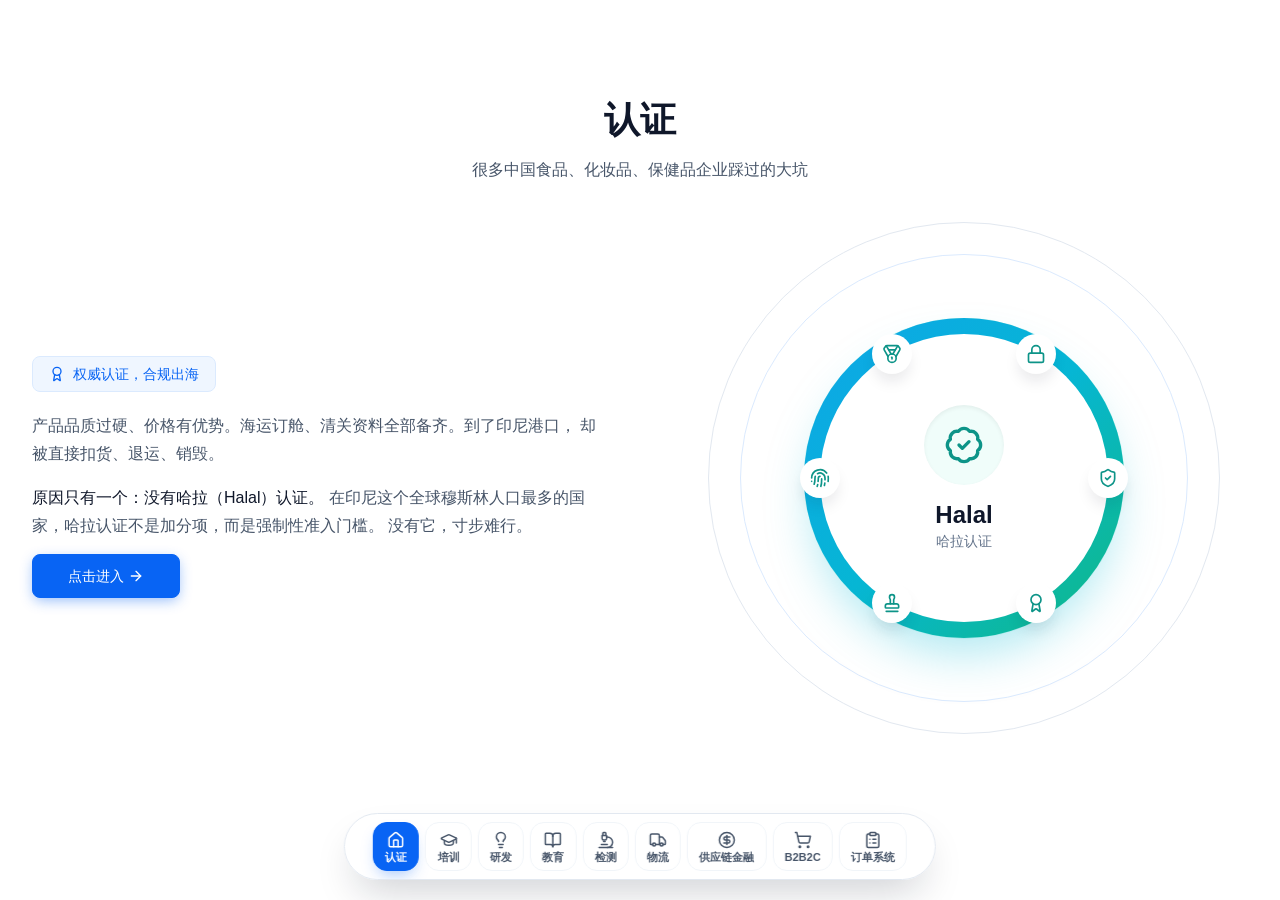
<file: index.html>
<!DOCTYPE html>
<html lang="zh-CN">
<head>
  <meta charset="UTF-8" />
  <meta name="viewport" content="width=device-width, initial-scale=1.0" />
  <title>EDI 供应链协同平台</title>
  <meta name="description" content="哈拉（Halal）认证：印尼强制准入门槛，权威认证，合规出海" />
  <link rel="stylesheet" href="css/style.css?v=20260827c" />
</head>
<body>

  <!-- ============================================================
       认证（独立模块页）
  ============================================================ -->
    <section class="section section-hero bg-white">
    <div class="container">
      <header class="section-header reveal">
        <h2 class="section-title">认证</h2>
        <p class="section-subtitle">很多中国食品、化妆品、保健品企业踩过的大坑</p>
      </header>

      <div class="hero-grid">
        <!-- 左侧文案 -->
        <div class="hero-text reveal reveal-left">
          <div class="badge-pill">
            <svg class="icon" viewBox="0 0 24 24" fill="none" stroke="currentColor" stroke-width="2" stroke-linecap="round" stroke-linejoin="round" aria-hidden="true">
              <path d="m15.477 12.89 1.515 8.526a.5.5 0 0 1-.81.47l-3.58-2.687a1 1 0 0 0-1.197 0l-3.586 2.686a.5.5 0 0 1-.81-.469l1.514-8.526" />
              <circle cx="12" cy="8" r="6" />
            </svg>
            权威认证，合规出海
          </div>
          <p class="hero-desc">
            产品品质过硬、价格有优势。海运订舱、清关资料全部备齐。到了印尼港口，
            却被直接扣货、退运、销毁。
          </p>
          <p class="hero-desc">
            <strong>原因只有一个：没有哈拉（Halal）认证。</strong>
            在印尼这个全球穆斯林人口最多的国家，哈拉认证不是加分项，而是强制性准入门槛。
            没有它，寸步难行。
          </p>
          <a href="#" class="btn-outline">
            点击进入
            <svg class="icon arrow" viewBox="0 0 24 24" fill="none" stroke="currentColor" stroke-width="2" stroke-linecap="round" stroke-linejoin="round" aria-hidden="true">
              <path d="M5 12h14" />
              <path d="m12 5 7 7-7 7" />
            </svg>
          </a>
        </div>

        <!-- 右侧认证视觉 -->
        <div class="hero-visual">
          <div class="cert-visual">
            <!-- 外圈：顺时针慢速旋转 -->
            <div class="ring ring-outer"></div>
            <!-- 内圈：反向慢速旋转 -->
            <div class="ring ring-inner"></div>

            <div class="cert-core">
              <div class="cert-inner-wrap">
              <!-- 扩散光环（2 环慢速扩散） -->
              <div class="ripple-ring"></div>
              <div class="ripple-ring" style="animation-delay: 1.6s"></div>

              <!-- 绿色渐变主圆：极轻微呼吸 -->
              <div class="cert-circle"></div>

              <!-- 中心内容 -->
              <div class="cert-inner">
                <div class="cert-logo">
                  <svg class="icon" viewBox="0 0 24 24" fill="none" stroke="currentColor" stroke-width="2" stroke-linecap="round" stroke-linejoin="round" aria-hidden="true">
                    <path d="M3.85 8.62a4 4 0 0 1 4.78-4.77 4 4 0 0 1 6.74 0 4 4 0 0 1 4.78 4.78 4 4 0 0 1 0 6.74 4 4 0 0 1-4.77 4.78 4 4 0 0 1-6.75 0 4 4 0 0 1-4.78-4.77 4 4 0 0 1 0-6.76Z" />
                    <path d="m9 12 2 2 4-4" />
                  </svg>
                </div>
                <div class="cert-name">Halal</div>
                <div class="cert-sub">哈拉认证</div>
              </div>

              <!-- 6 个卫星圆点：认证图标组合（静止衬托主体） -->
              <div class="satellite" style="left: 95%; top: 50%;">
                <svg class="icon" viewBox="0 0 24 24" fill="none" stroke="currentColor" stroke-width="2" stroke-linecap="round" stroke-linejoin="round" aria-hidden="true">
                  <path d="M20 13c0 5-3.5 7.5-7.66 8.95a1 1 0 0 1-.67-.01C7.5 20.5 4 18 4 13V6a1 1 0 0 1 1-1c2 0 4.5-1.2 6.24-2.72a1.17 1.17 0 0 1 1.52 0C14.51 3.81 17 5 19 5a1 1 0 0 1 1 1z" />
                  <path d="m9 12 2 2 4-4" />
                </svg>
              </div>
              <div class="satellite" style="left: 72.5%; top: 88.97%;">
                <svg class="icon" viewBox="0 0 24 24" fill="none" stroke="currentColor" stroke-width="2" stroke-linecap="round" stroke-linejoin="round" aria-hidden="true">
                  <path d="m15.477 12.89 1.515 8.526a.5.5 0 0 1-.81.47l-3.58-2.687a1 1 0 0 0-1.197 0l-3.586 2.686a.5.5 0 0 1-.81-.469l1.514-8.526" />
                  <circle cx="12" cy="8" r="6" />
                </svg>
              </div>
              <div class="satellite" style="left: 27.5%; top: 88.97%;">
                <svg class="icon" viewBox="0 0 24 24" fill="none" stroke="currentColor" stroke-width="2" stroke-linecap="round" stroke-linejoin="round" aria-hidden="true">
                  <path d="M5 22h14" />
                  <path d="M19.27 13.73A2.5 2.5 0 0 0 17.5 13h-11A2.5 2.5 0 0 0 4 15.5V17a1 1 0 0 0 1 1h14a1 1 0 0 0 1-1v-1.5c0-.66-.26-1.3-.73-1.77Z" />
                  <path d="M14 13V8.5C14 7 15 7 15 5a3 3 0 0 0-3-3c-1.66 0-3 1-3 3s1 2 1 3.5V13" />
                </svg>
              </div>
              <div class="satellite" style="left: 5%; top: 50%;">
                <svg class="icon" viewBox="0 0 24 24" fill="none" stroke="currentColor" stroke-width="2" stroke-linecap="round" stroke-linejoin="round" aria-hidden="true">
                  <path d="M12 10a2 2 0 0 0-2 2c0 1.02-.1 2.51-.26 4" />
                  <path d="M14 13.12c0 2.38 0 6.38-1 8.88" />
                  <path d="M17.29 21.02c.12-.6.43-2.3.5-3.02" />
                  <path d="M2 12a10 10 0 0 1 18-6" />
                  <path d="M2 16h.01" />
                  <path d="M21.8 16c.2-2 .131-5.354 0-6" />
                  <path d="M5 19.5C5.5 18 6 15 6 12a6 6 0 0 1 .34-2" />
                  <path d="M8.65 22c.21-.66.45-1.32.57-2" />
                  <path d="M9 6.8a6 6 0 0 1 9 5.2v2" />
                </svg>
              </div>
              <div class="satellite" style="left: 27.5%; top: 11.03%;">
                <svg class="icon" viewBox="0 0 24 24" fill="none" stroke="currentColor" stroke-width="2" stroke-linecap="round" stroke-linejoin="round" aria-hidden="true">
                  <path d="M7.21 15 2.66 7.14a2 2 0 0 1 .13-2.2L4.4 2.8A2 2 0 0 1 6 2h12a2 2 0 0 1 1.6.8l1.6 2.14a2 2 0 0 1 .14 2.2L16.79 15" />
                  <path d="M11 12 5.12 2.2" />
                  <path d="m13 12 5.88-9.8" />
                  <path d="M8 7h8" />
                  <circle cx="12" cy="17" r="5" />
                  <path d="M12 18v-2h-.5" />
                </svg>
              </div>
              <div class="satellite" style="left: 72.5%; top: 11.03%;">
                <svg class="icon" viewBox="0 0 24 24" fill="none" stroke="currentColor" stroke-width="2" stroke-linecap="round" stroke-linejoin="round" aria-hidden="true">
                  <rect width="18" height="11" x="3" y="11" rx="2" ry="2" />
                  <path d="M7 11V7a5 5 0 0 1 10 0v4" />
                </svg>
              </div>
              </div><!-- /.cert-inner-wrap -->
            </div>
          </div>
        </div>
      </div>
    </div>
  </section>

  <script src="js/main.js?v=20260826a"></script>
</body>
</html>
</file>
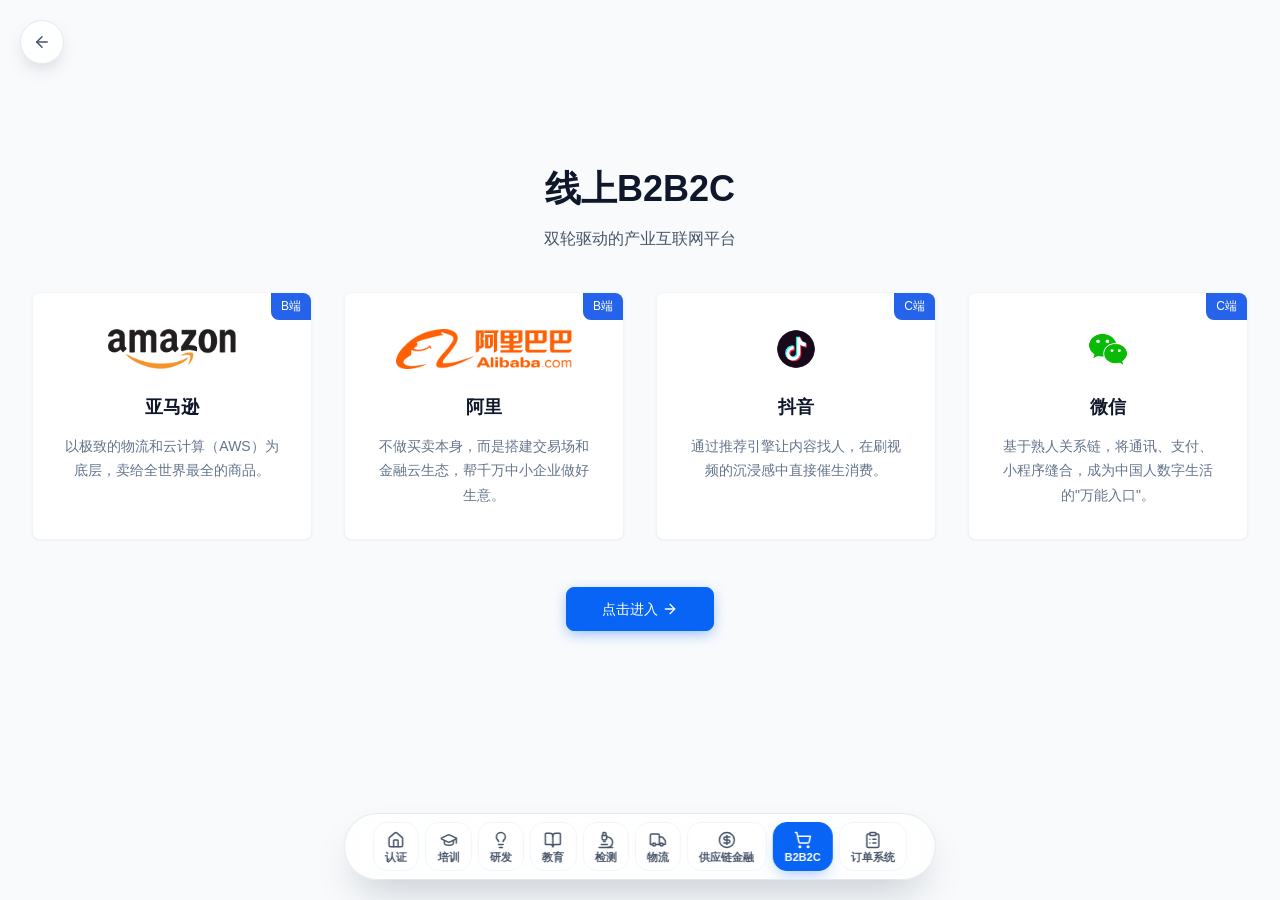
<file: b2b2c.html>
<!DOCTYPE html>
<html lang="zh-CN">
<head>
  <meta charset="UTF-8" />
  <meta name="viewport" content="width=device-width, initial-scale=1.0" />
  <title>线上B2B2C · EDI 供应链协同平台</title>
  <meta name="description" content="亚马逊、阿里、抖音、微信，双轮驱动的产业互联网平台" />
  <link rel="stylesheet" href="css/style.css?v=20260826a" />
</head>
<body>

  <!-- 返回首页（浮动，不占用导航位） -->
  <a class="back-home" href="index.html" aria-label="返回首页">
    <svg class="icon" viewBox="0 0 24 24" fill="none" stroke="currentColor" stroke-width="2" stroke-linecap="round" stroke-linejoin="round" aria-hidden="true">
      <path d="m12 19-7-7 7-7" />
      <path d="M19 12H5" />
    </svg>
    <span class="back-home-tip">返回首页</span>
  </a>

  <!-- ============================================================
       线上B2B2C（独立模块页）
  ============================================================ -->
    <section class="section bg-slate-50" id="b2b2c">
    <div class="container">
      <header class="section-header reveal">
        <h2 class="section-title">线上B2B2C</h2>
        <p class="section-subtitle">双轮驱动的产业互联网平台</p>
      </header>

      <div class="card-grid card-grid-4 stagger">
        <article class="card-b2b2c card-hover-soft">
          <span class="b2b2c-badge">B端</span>
          <div class="b2b2c-logo">
            <img src="images/b2b2c/amazon.png" alt="亚马逊" />
          </div>
          <h3>亚马逊</h3>
          <p>以极致的物流和云计算（AWS）为底层，卖给全世界最全的商品。</p>
        </article>

        <article class="card-b2b2c card-hover-soft">
          <span class="b2b2c-badge">B端</span>
          <div class="b2b2c-logo">
            <img src="images/b2b2c/alibaba.png" alt="阿里" />
          </div>
          <h3>阿里</h3>
          <p>不做买卖本身，而是搭建交易场和金融云生态，帮千万中小企业做好生意。</p>
        </article>

        <article class="card-b2b2c card-hover-soft">
          <span class="b2b2c-badge">C端</span>
          <div class="b2b2c-logo">
            <img src="images/b2b2c/douyin.png" alt="抖音" />
          </div>
          <h3>抖音</h3>
          <p>通过推荐引擎让内容找人，在刷视频的沉浸感中直接催生消费。</p>
        </article>

        <article class="card-b2b2c card-hover-soft">
          <span class="b2b2c-badge">C端</span>
          <div class="b2b2c-logo">
            <img src="images/b2b2c/wechat.png" alt="微信" />
          </div>
          <h3>微信</h3>
          <p>基于熟人关系链，将通讯、支付、小程序缝合，成为中国人数字生活的"万能入口"。</p>
        </article>
      </div>

      <div class="section-footer reveal">
        <a href="#" class="btn-outline">
          点击进入
          <svg class="icon" viewBox="0 0 24 24" fill="none" stroke="currentColor" stroke-width="2" stroke-linecap="round" stroke-linejoin="round" aria-hidden="true">
            <path d="M5 12h14" />
            <path d="m12 5 7 7-7 7" />
          </svg>
        </a>
      </div>
    </div>
  </section>

  <script src="js/main.js?v=20260826a"></script>
</body>
</html>
</file>
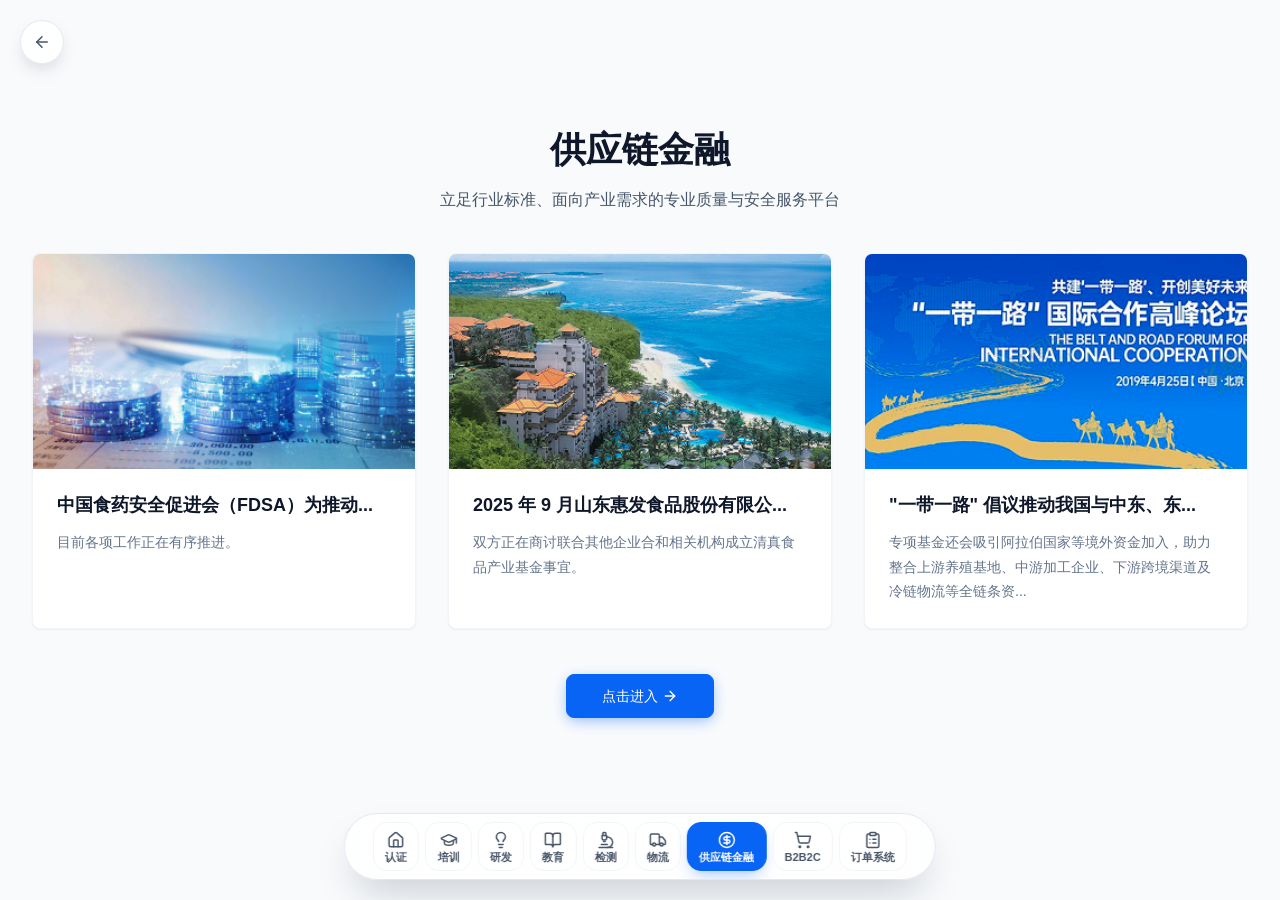
<file: finance.html>
<!DOCTYPE html>
<html lang="zh-CN">
<head>
  <meta charset="UTF-8" />
  <meta name="viewport" content="width=device-width, initial-scale=1.0" />
  <title>供应链金融 · EDI 供应链协同平台</title>
  <meta name="description" content="清真食品产业基金与一带一路专项基金，整合全链条资源" />
  <link rel="stylesheet" href="css/style.css?v=20260826a" />
</head>
<body>

  <!-- 返回首页（浮动，不占用导航位） -->
  <a class="back-home" href="index.html" aria-label="返回首页">
    <svg class="icon" viewBox="0 0 24 24" fill="none" stroke="currentColor" stroke-width="2" stroke-linecap="round" stroke-linejoin="round" aria-hidden="true">
      <path d="m12 19-7-7 7-7" />
      <path d="M19 12H5" />
    </svg>
    <span class="back-home-tip">返回首页</span>
  </a>

  <!-- ============================================================
       供应链金融（独立模块页）
  ============================================================ -->
    <section class="section bg-slate-50" id="finance" style="padding-top: 8rem">
    <div class="container">
      <header class="section-header reveal">
        <h2 class="section-title">供应链金融</h2>
        <p class="section-subtitle">立足行业标准、面向产业需求的专业质量与安全服务平台</p>
      </header>

      <div class="card-grid card-grid-3 stagger">
        <article class="card card-article card-hover-soft">
          <div class="card-img card-img-16-9">
            <img src="images/finance/fdsa.png" alt="中国食药安全促进会（FDSA）为推动..." />
          </div>
          <div class="card-body">
            <h3 class="line-clamp-1">中国食药安全促进会（FDSA）为推动...</h3>
            <p class="line-clamp-3">目前各项工作正在有序推进。</p>
          </div>
        </article>

        <article class="card card-article card-hover-soft">
          <div class="card-img card-img-16-9">
            <img src="images/finance/shandong.png" alt="2025 年 9 月山东惠发食品股份有限公..." />
          </div>
          <div class="card-body">
            <h3 class="line-clamp-1">2025 年 9 月山东惠发食品股份有限公...</h3>
            <p class="line-clamp-3">双方正在商讨联合其他企业合和相关机构成立清真食品产业基金事宜。</p>
          </div>
        </article>

        <article class="card card-article card-hover-soft">
          <div class="card-img card-img-16-9">
            <img src="images/finance/belt-road.png" alt="一带一路倡议推动我国与中东、东..." />
          </div>
          <div class="card-body">
            <h3 class="line-clamp-1">"一带一路" 倡议推动我国与中东、东...</h3>
            <p class="line-clamp-3">专项基金还会吸引阿拉伯国家等境外资金加入，助力整合上游养殖基地、中游加工企业、下游跨境渠道及冷链物流等全链条资...</p>
          </div>
        </article>
      </div>

      <div class="section-footer reveal">
        <a href="#" class="btn-outline">
          点击进入
          <svg class="icon" viewBox="0 0 24 24" fill="none" stroke="currentColor" stroke-width="2" stroke-linecap="round" stroke-linejoin="round" aria-hidden="true">
            <path d="M5 12h14" />
            <path d="m12 5 7 7-7 7" />
          </svg>
        </a>
      </div>
    </div>
  </section>

  <script src="js/main.js?v=20260826a"></script>
</body>
</html>
</file>
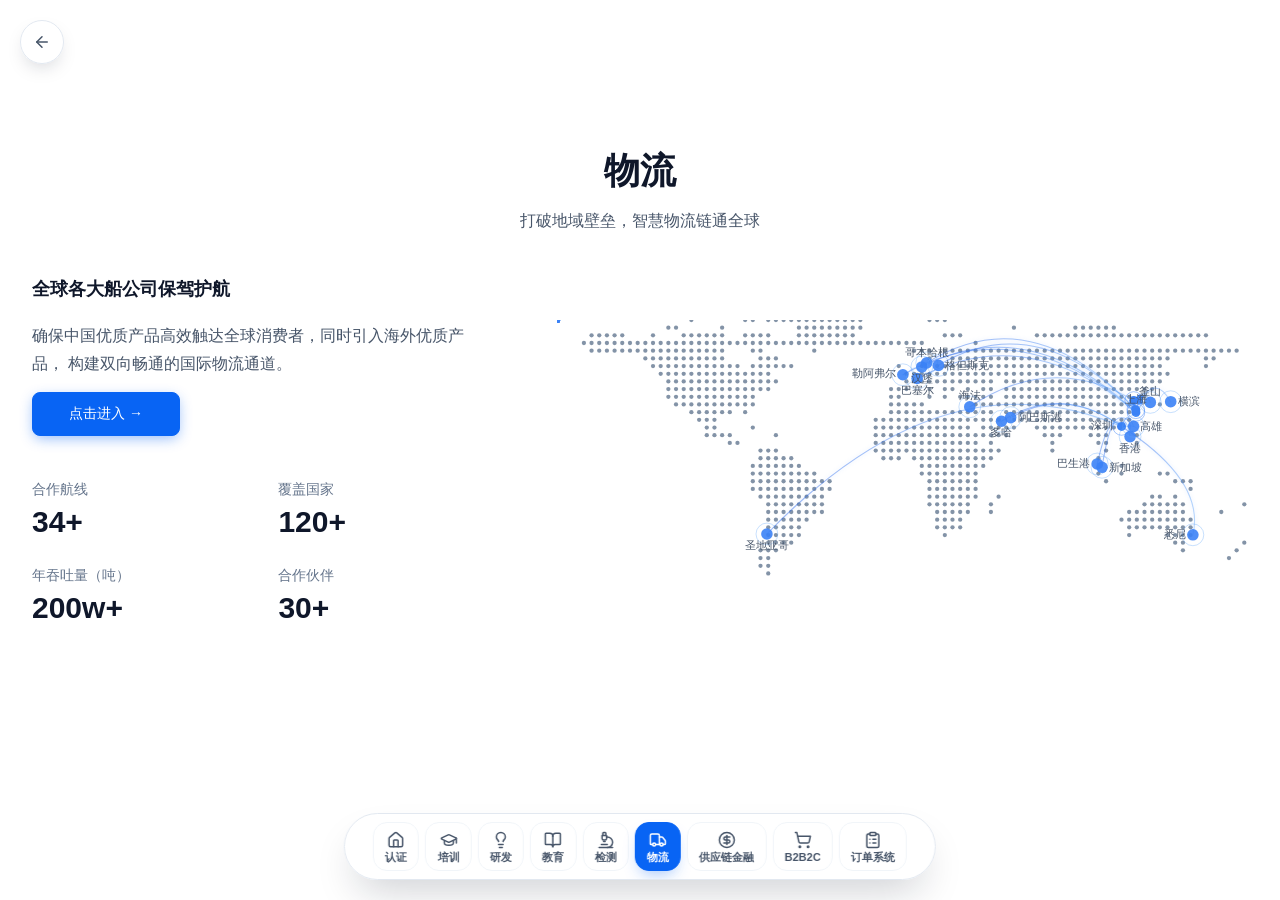
<file: logistics.html>
<!DOCTYPE html>
<html lang="zh-CN">
<head>
  <meta charset="UTF-8" />
  <meta name="viewport" content="width=device-width, initial-scale=1.0" />
  <title>物流 · EDI 供应链协同平台</title>
  <meta name="description" content="34+ 合作航线、120+ 覆盖国家，智慧物流链通全球" />
  <link rel="stylesheet" href="css/style.css?v=20260826a" />
</head>
<body>

  <!-- 返回首页（浮动，不占用导航位） -->
  <a class="back-home" href="index.html" aria-label="返回首页">
    <svg class="icon" viewBox="0 0 24 24" fill="none" stroke="currentColor" stroke-width="2" stroke-linecap="round" stroke-linejoin="round" aria-hidden="true">
      <path d="m12 19-7-7 7-7" />
      <path d="M19 12H5" />
    </svg>
    <span class="back-home-tip">返回首页</span>
  </a>

  <!-- ============================================================
       物流（独立模块页）
  ============================================================ -->
    <section class="section bg-white section-logistics" id="logistics">
    <div class="container">
      <header class="section-header reveal">
        <h2 class="section-title">物流</h2>
        <p class="section-subtitle">打破地域壁垒，智慧物流链通全球</p>
      </header>

      <div class="logistics-grid">
        <!-- 左侧文案 -->
        <div class="logistics-text reveal">
          <p class="logistics-lead">全球各大船公司保驾护航</p>
          <p class="hero-desc mb-10">
            确保中国优质产品高效触达全球消费者，同时引入海外优质产品，
            构建双向畅通的国际物流通道。
          </p>

          <!-- 数据统计：2×2 排列 -->
          <a href="#" class="btn-logistics">
            点击进入 →
          </a>

          <div class="logistics-stats">
            <div class="log-stat">
              <span class="log-stat-label">合作航线</span>
              <span class="log-stat-value">34+</span>
            </div>
            <div class="log-stat">
              <span class="log-stat-label">覆盖国家</span>
              <span class="log-stat-value">120+</span>
            </div>
            <div class="log-stat">
              <span class="log-stat-label">年吞吐量（吨）</span>
              <span class="log-stat-value">200w+</span>
            </div>
            <div class="log-stat">
              <span class="log-stat-label">合作伙伴</span>
              <span class="log-stat-value">30+</span>
            </div>
          </div>
        </div>

        <!-- 右侧：全球航线地图（JS 渲染） -->
        <div class="logistics-map reveal">
          <div id="worldMap" class="map-wrap" role="img" aria-label="全球物流航线网络地图"></div>
        </div>
      </div>
    </div>
  </section>

  <script src="js/world-map-data.js?v=20260826a"></script>
  <script src="js/main.js?v=20260826a"></script>
</body>
</html>
</file>
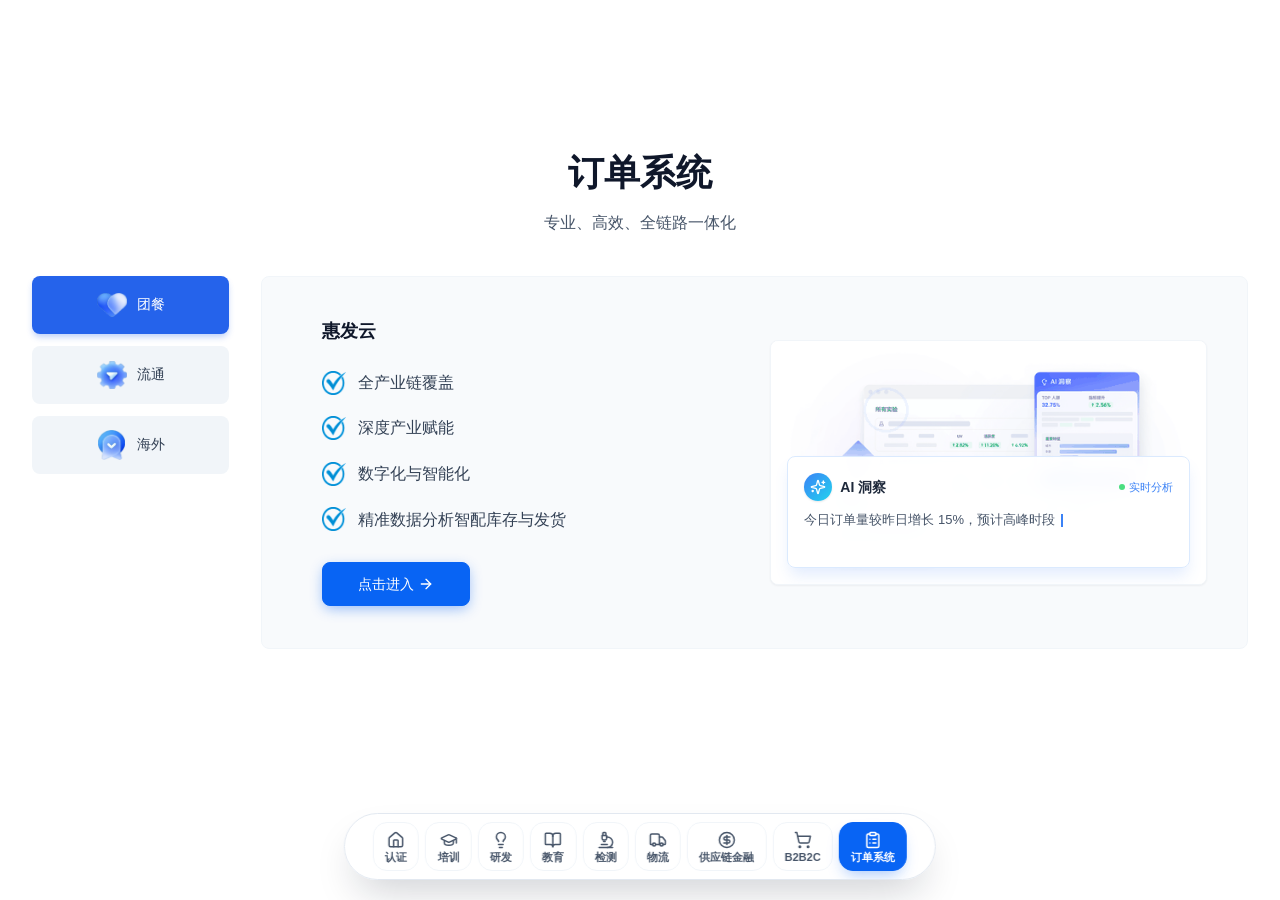
<file: order.html>
<!DOCTYPE html>
<html lang="zh-CN">
<head>
  <meta charset="UTF-8" />
  <meta name="viewport" content="width=device-width, initial-scale=1.0" />
  <title>订单系统 · EDI 供应链协同平台</title>
  <meta name="description" content="惠发云：团餐、流通、海外，专业高效的全链路一体化订单系统" />
  <link rel="stylesheet" href="css/style.css?v=20260827g" />
</head>
<body>

  <!-- ============================================================
       订单系统（独立模块页）
  ============================================================ -->
    <section class="section bg-white" id="order">
    <div class="container">
      <header class="section-header reveal">
        <h2 class="section-title">订单系统</h2>
        <p class="section-subtitle">专业、高效、全链路一体化</p>
      </header>

      <div class="order-grid">
        <!-- 左侧 Tab -->
        <div class="order-tabs reveal reveal-left">
          <button class="tab-btn active" data-tab="团餐">
            <span class="tab-icon" aria-hidden="true">
              <img src="images/order/icon-tuancan.png" alt="" width="30" height="30" />
            </span>
            <span class="tab-label">团餐</span>
          </button>
          <button class="tab-btn" data-tab="流通">
            <span class="tab-icon" aria-hidden="true">
              <img src="images/order/icon-liutong.png" alt="" width="30" height="30" />
            </span>
            <span class="tab-label">流通</span>
          </button>
          <button class="tab-btn" data-tab="海外">
            <span class="tab-icon" aria-hidden="true">
              <img src="images/order/icon-haiwai.png" alt="" width="30" height="30" />
            </span>
            <span class="tab-label">海外</span>
          </button>
        </div>

        <!-- 右侧卡片 -->
        <div class="order-card reveal reveal-right">
          <div class="order-inner">
            <div class="order-content">
              <h3 id="orderTitle">惠发云</h3>
              <div class="order-features" id="orderFeatures">
                <div class="order-feature">
                  <img src="images/order/checkmark.png" alt="" />
                  <span>全产业链覆盖</span>
                </div>
                <div class="order-feature">
                  <img src="images/order/checkmark.png" alt="" />
                  <span>深度产业赋能</span>
                </div>
                <div class="order-feature">
                  <img src="images/order/checkmark.png" alt="" />
                  <span>数字化与智能化</span>
                </div>
                <div class="order-feature">
                  <img src="images/order/checkmark.png" alt="" />
                  <span>精准数据分析智配库存与发货</span>
                </div>
              </div>
              <div class="order-btn-wrap">
                <a href="#" class="btn-outline">
                  点击进入
                  <svg class="icon" viewBox="0 0 24 24" fill="none" stroke="currentColor" stroke-width="2" stroke-linecap="round" stroke-linejoin="round" aria-hidden="true">
                    <path d="M5 12h14" />
                    <path d="m12 5 7 7-7 7" />
                  </svg>
                </a>
              </div>
            </div>

            <!-- 右侧示意图 + AI 洞察 -->
            <div class="order-demo">
              <img src="images/order/dashboard-demo.gif" alt="惠发云订单系统界面" class="order-demo-img" />
              <div class="ai-panel">
                <div class="ai-header">
                  <div class="ai-icon">
                    <svg class="icon" viewBox="0 0 24 24" fill="none" stroke="currentColor" stroke-width="2" stroke-linecap="round" stroke-linejoin="round" aria-hidden="true">
                      <path d="M9.937 15.5A2 2 0 0 0 8.5 14.063l-6.135-1.582a.5.5 0 0 1 0-.962L8.5 9.936A2 2 0 0 0 9.937 8.5l1.582-6.135a.5.5 0 0 1 .963 0L14.063 8.5A2 2 0 0 0 15.5 9.937l6.135 1.581a.5.5 0 0 1 0 .964L15.5 14.063a2 2 0 0 0-1.437 1.437l-1.582 6.135a.5.5 0 0 1-.963 0z" />
                      <path d="M20 3v4" />
                      <path d="M22 5h-4" />
                      <path d="M4 17v2" />
                      <path d="M5 18H3" />
                    </svg>
                  </div>
                  <span class="ai-title">AI 洞察</span>
                  <span class="ai-live">
                    <span class="ai-dot"></span>
                    实时分析
                  </span>
                </div>
                <div class="ai-text" id="aiText"></div>
              </div>
            </div>
          </div>
        </div>
      </div>
    </div>
  </section>

  <script src="js/main.js?v=20260826a"></script>
</body>
</html>
</file>
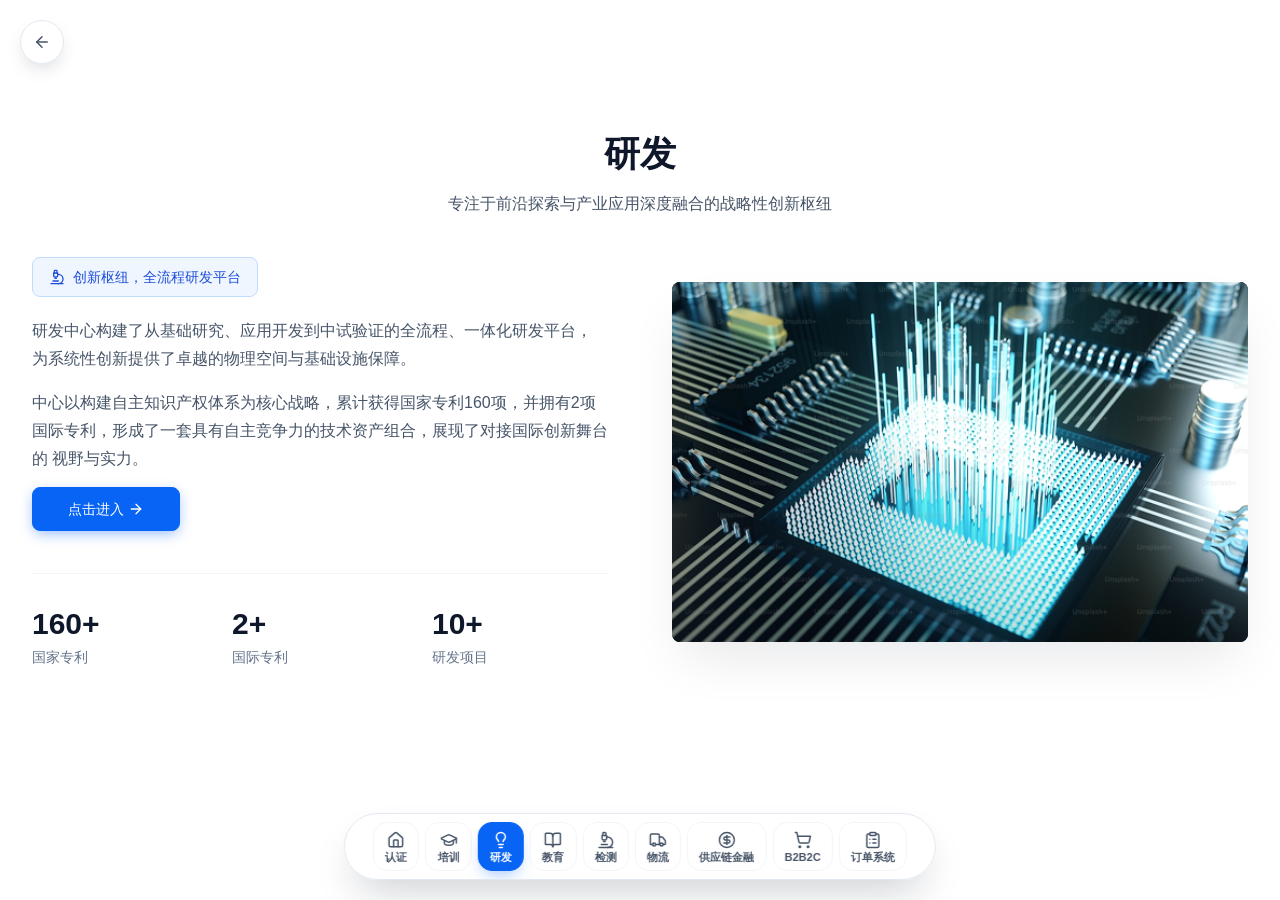
<file: research.html>
<!DOCTYPE html>
<html lang="zh-CN">
<head>
  <meta charset="UTF-8" />
  <meta name="viewport" content="width=device-width, initial-scale=1.0" />
  <title>研发 · EDI 供应链协同平台</title>
  <meta name="description" content="从基础研究、应用开发到中试验证的全流程一体化研发平台" />
  <link rel="stylesheet" href="css/style.css?v=20260826a" />
</head>
<body>

  <!-- 返回首页（浮动，不占用导航位） -->
  <a class="back-home" href="index.html" aria-label="返回首页">
    <svg class="icon" viewBox="0 0 24 24" fill="none" stroke="currentColor" stroke-width="2" stroke-linecap="round" stroke-linejoin="round" aria-hidden="true">
      <path d="m12 19-7-7 7-7" />
      <path d="M19 12H5" />
    </svg>
    <span class="back-home-tip">返回首页</span>
  </a>

  <!-- ============================================================
       研发（独立模块页）
  ============================================================ -->
    <section class="section bg-white" id="research">
    <div class="container">
      <header class="section-header reveal">
        <h2 class="section-title">研发</h2>
        <p class="section-subtitle">专注于前沿探索与产业应用深度融合的战略性创新枢纽</p>
      </header>

      <div class="split-grid">
        <!-- 左侧文案 -->
        <div class="split-text reveal reveal-left">
          <div class="badge-pill badge-blue">
            <svg class="icon" viewBox="0 0 24 24" fill="none" stroke="currentColor" stroke-width="2" stroke-linecap="round" stroke-linejoin="round" aria-hidden="true">
              <path d="M6 18h8" />
              <path d="M3 22h18" />
              <path d="M14 22a7 7 0 1 0 0-14h-1" />
              <path d="M9 14h2" />
              <path d="M9 12a2 2 0 0 1-2-2V6h6v4a2 2 0 0 1-2 2Z" />
              <path d="M12 6V3a1 1 0 0 0-1-1H9a1 1 0 0 0-1 1v3" />
            </svg>
            创新枢纽，全流程研发平台
          </div>

          <p class="hero-desc">
            研发中心构建了从基础研究、应用开发到中试验证的全流程、一体化研发平台，
            为系统性创新提供了卓越的物理空间与基础设施保障。
          </p>
          <p class="hero-desc mb-8">
            中心以构建自主知识产权体系为核心战略，累计获得国家专利160项，并拥有2项
            国际专利，形成了一套具有自主竞争力的技术资产组合，展现了对接国际创新舞台的
            视野与实力。
          </p>

          <a href="#" class="btn-outline mb-10">
            点击进入
            <svg class="icon" viewBox="0 0 24 24" fill="none" stroke="currentColor" stroke-width="2" stroke-linecap="round" stroke-linejoin="round" aria-hidden="true">
              <path d="M5 12h14" />
              <path d="m12 5 7 7-7 7" />
            </svg>
          </a>

          <div class="stats-row-3">
            <div class="stat reveal">
              <div class="stat-value">160+</div>
              <div class="stat-label">国家专利</div>
            </div>
            <div class="stat reveal">
              <div class="stat-value">2+</div>
              <div class="stat-label">国际专利</div>
            </div>
            <div class="stat reveal">
              <div class="stat-value">10+</div>
              <div class="stat-label">研发项目</div>
            </div>
          </div>
        </div>

        <!-- 右侧图片 -->
        <div class="split-media reveal reveal-right">
          <div class="media-frame">
            <img src="images/research/research.png" alt="研发实验室" />
            <div class="media-overlay"></div>
          </div>
        </div>
      </div>
    </div>
  </section>

  <script src="js/main.js?v=20260826a"></script>
</body>
</html>
</file>
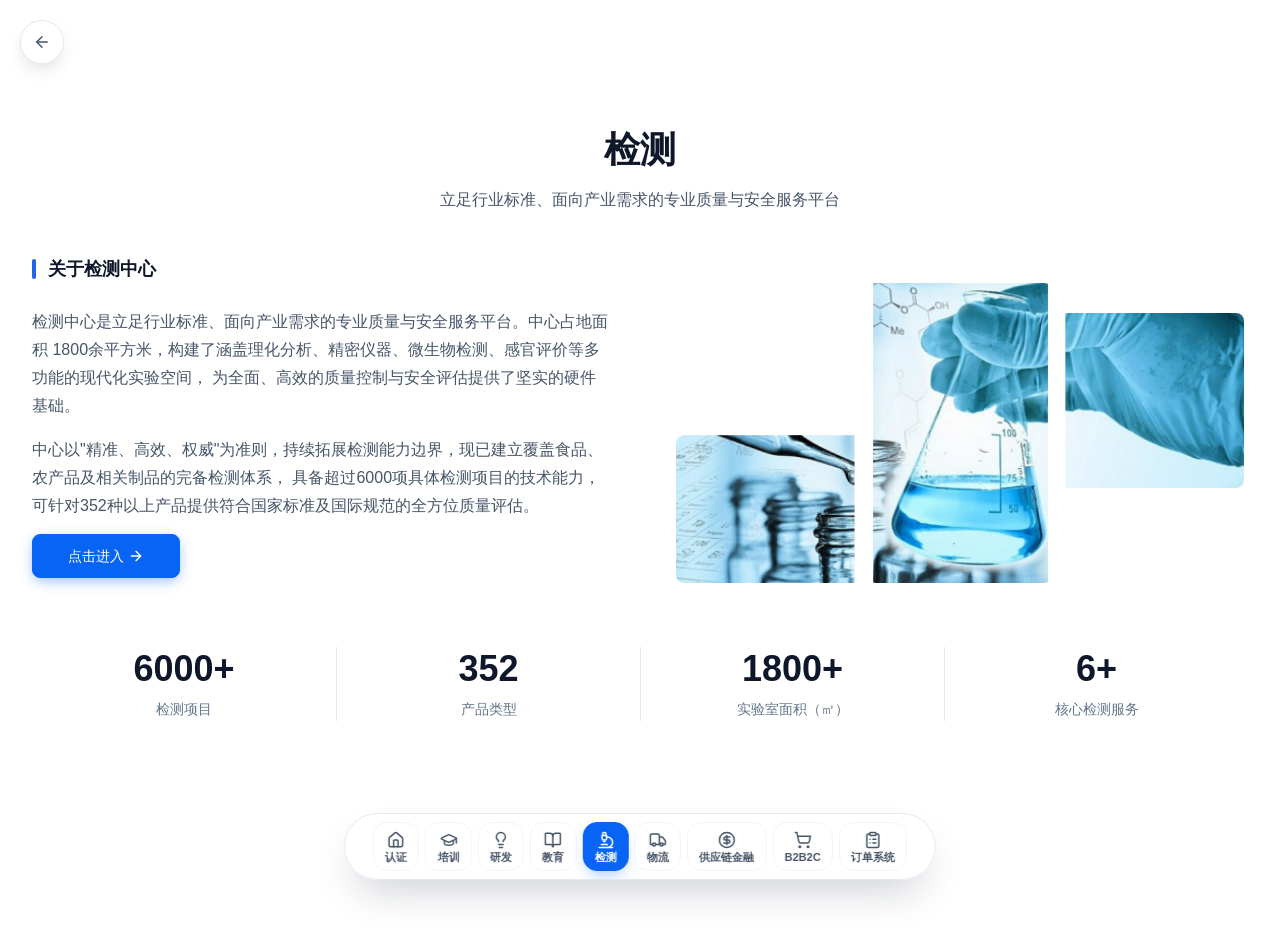
<file: testing.html>
<!DOCTYPE html>
<html lang="zh-CN">
<head>
  <meta charset="UTF-8" />
  <meta name="viewport" content="width=device-width, initial-scale=1.0" />
  <title>检测 · EDI 供应链协同平台</title>
  <meta name="description" content="6000+ 检测项目、1800㎡ 实验室的专业质量与安全服务平台" />
  <link rel="stylesheet" href="css/style.css?v=20260826a" />
</head>
<body>

  <!-- 返回首页（浮动，不占用导航位） -->
  <a class="back-home" href="index.html" aria-label="返回首页">
    <svg class="icon" viewBox="0 0 24 24" fill="none" stroke="currentColor" stroke-width="2" stroke-linecap="round" stroke-linejoin="round" aria-hidden="true">
      <path d="m12 19-7-7 7-7" />
      <path d="M19 12H5" />
    </svg>
    <span class="back-home-tip">返回首页</span>
  </a>

  <!-- ============================================================
       检测（独立模块页）
  ============================================================ -->
    <section class="section bg-white" id="testing" style="padding-top: 8rem">
    <div class="container">
      <header class="section-header reveal">
        <h2 class="section-title">检测</h2>
        <p class="section-subtitle">立足行业标准、面向产业需求的专业质量与安全服务平台</p>
      </header>

      <div class="split-grid">
        <!-- 左侧文案 -->
        <div class="split-text reveal reveal-left">
          <div class="title-line">
            <span class="title-bar"></span>
            <h3>关于检测中心</h3>
          </div>
          <p class="hero-desc">
            检测中心是立足行业标准、面向产业需求的专业质量与安全服务平台。中心占地面积
            1800余平方米，构建了涵盖理化分析、精密仪器、微生物检测、感官评价等多功能的现代化实验空间，
            为全面、高效的质量控制与安全评估提供了坚实的硬件基础。
          </p>
          <p class="hero-desc mb-8">
            中心以"精准、高效、权威"为准则，持续拓展检测能力边界，现已建立覆盖食品、农产品及相关制品的完备检测体系，
            具备超过6000项具体检测项目的技术能力，可针对352种以上产品提供符合国家标准及国际规范的全方位质量评估。
          </p>
          <a href="#" class="btn-outline">
            点击进入
            <svg class="icon" viewBox="0 0 24 24" fill="none" stroke="currentColor" stroke-width="2" stroke-linecap="round" stroke-linejoin="round" aria-hidden="true">
              <path d="M5 12h14" />
              <path d="m12 5 7 7-7 7" />
            </svg>
          </a>
        </div>

        <!-- 右侧图片组合（左中右错落） -->
        <div class="split-media reveal reveal-right">
          <div class="testing-imgs">
            <img src="images/testing/img-left.png" alt="检测实验室1" class="t-img t-img-left" />
            <img src="images/testing/img-center.png" alt="检测实验室2" class="t-img t-img-center" />
            <img src="images/testing/img-right.png" alt="检测实验室3" class="t-img t-img-right" />
          </div>
        </div>
      </div>

      <!-- 底部统计 -->
      <div class="stats-row-4 reveal">
        <div class="stat">
          <div class="stat-value-lg">6000+</div>
          <div class="stat-label">检测项目</div>
        </div>
        <div class="stat">
          <div class="stat-value-lg">352</div>
          <div class="stat-label">产品类型</div>
        </div>
        <div class="stat">
          <div class="stat-value-lg">1800+</div>
          <div class="stat-label">实验室面积（㎡）</div>
        </div>
        <div class="stat">
          <div class="stat-value-lg">6+</div>
          <div class="stat-label">核心检测服务</div>
        </div>
      </div>
    </div>
  </section>

  <script src="js/main.js?v=20260826a"></script>
</body>
</html>
</file>
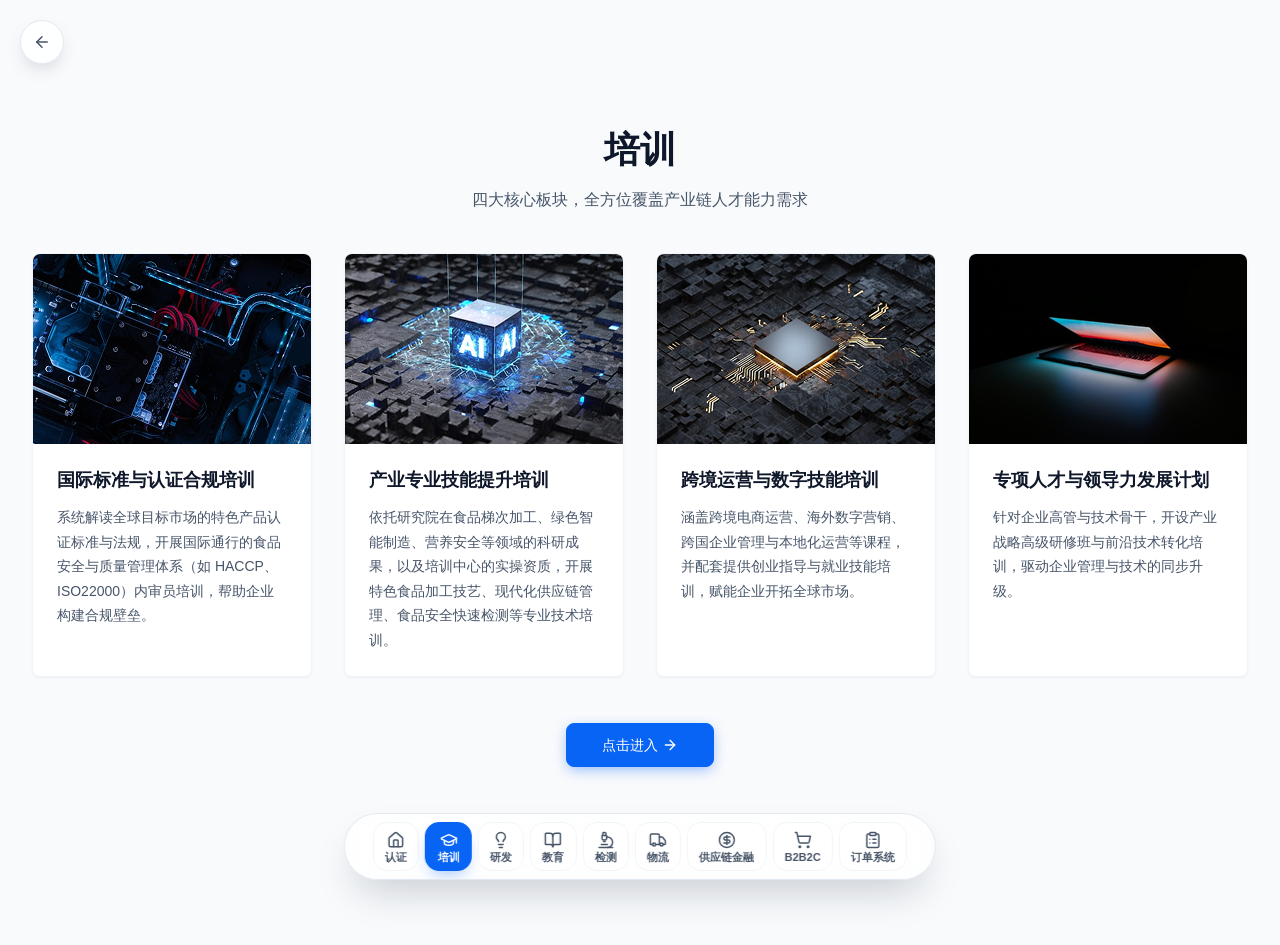
<file: training.html>
<!DOCTYPE html>
<html lang="zh-CN">
<head>
  <meta charset="UTF-8" />
  <meta name="viewport" content="width=device-width, initial-scale=1.0" />
  <title>培训 · EDI 供应链协同平台</title>
  <meta name="description" content="四大核心板块，全方位覆盖产业链人才能力需求" />
  <link rel="stylesheet" href="css/style.css?v=20260826a" />
</head>
<body>

  <!-- 返回首页（浮动，不占用导航位） -->
  <a class="back-home" href="index.html" aria-label="返回首页">
    <svg class="icon" viewBox="0 0 24 24" fill="none" stroke="currentColor" stroke-width="2" stroke-linecap="round" stroke-linejoin="round" aria-hidden="true">
      <path d="m12 19-7-7 7-7" />
      <path d="M19 12H5" />
    </svg>
    <span class="back-home-tip">返回首页</span>
  </a>

  <!-- ============================================================
       培训（独立模块页）
  ============================================================ -->
    <section class="section bg-slate-50" id="training" style="padding-top: 8rem">
    <div class="container">
      <header class="section-header reveal">
        <h2 class="section-title">培训</h2>
        <p class="section-subtitle">四大核心板块，全方位覆盖产业链人才能力需求</p>
      </header>

      <div class="card-grid card-grid-4 stagger">
        <article class="card card-hover">
          <div class="card-img">
            <img src="images/training/training-1.png" alt="国际标准与认证合规培训" />
            <div class="card-img-overlay"></div>
          </div>
          <div class="card-body">
            <h3>国际标准与认证合规培训</h3>
            <p>系统解读全球目标市场的特色产品认证标准与法规，开展国际通行的食品安全与质量管理体系（如 HACCP、ISO22000）内审员培训，帮助企业构建合规壁垒。</p>
          </div>
        </article>

        <article class="card card-hover">
          <div class="card-img">
            <img src="images/training/training-2.png" alt="产业专业技能提升培训" />
            <div class="card-img-overlay"></div>
          </div>
          <div class="card-body">
            <h3>产业专业技能提升培训</h3>
            <p>依托研究院在食品梯次加工、绿色智能制造、营养安全等领域的科研成果，以及培训中心的实操资质，开展特色食品加工技艺、现代化供应链管理、食品安全快速检测等专业技术培训。</p>
          </div>
        </article>

        <article class="card card-hover">
          <div class="card-img">
            <img src="images/training/training-3.png" alt="跨境运营与数字技能培训" />
            <div class="card-img-overlay"></div>
          </div>
          <div class="card-body">
            <h3>跨境运营与数字技能培训</h3>
            <p>涵盖跨境电商运营、海外数字营销、跨国企业管理与本地化运营等课程，并配套提供创业指导与就业技能培训，赋能企业开拓全球市场。</p>
          </div>
        </article>

        <article class="card card-hover">
          <div class="card-img">
            <img src="images/training/training-4.png" alt="专项人才与领导力发展计划" />
            <div class="card-img-overlay"></div>
          </div>
          <div class="card-body">
            <h3>专项人才与领导力发展计划</h3>
            <p>针对企业高管与技术骨干，开设产业战略高级研修班与前沿技术转化培训，驱动企业管理与技术的同步升级。</p>
          </div>
        </article>
      </div>

      <div class="section-footer reveal">
        <a href="#" class="btn-outline">
          点击进入
          <svg class="icon" viewBox="0 0 24 24" fill="none" stroke="currentColor" stroke-width="2" stroke-linecap="round" stroke-linejoin="round" aria-hidden="true">
            <path d="M5 12h14" />
            <path d="m12 5 7 7-7 7" />
          </svg>
        </a>
      </div>
    </div>
  </section>

  <script src="js/main.js?v=20260826a"></script>
</body>
</html>
</file>
<file: css/style.css>
/* ============================================================
   EDI 供应链协同平台 — 纯静态版样式表
   对应原 Next.js + Tailwind + framer-motion 的全部视觉效果
   ============================================================ */

/* ---------- 基础 ---------- */
*,
*::before,
*::after {
  margin: 0;
  padding: 0;
  box-sizing: border-box;
}

html {
  scroll-behavior: smooth;
}

body {
  font-family: -apple-system, BlinkMacSystemFont, "Segoe UI", "PingFang SC",
    "Hiragino Sans GB", "Microsoft YaHei", "Helvetica Neue", Arial, sans-serif;
  background: #ffffff;
  color: #0f172a; /* slate-900 */
  line-height: 1.6;
  -webkit-font-smoothing: antialiased;
  -moz-osx-font-smoothing: grayscale;
}

img {
  display: block;
  max-width: 100%;
}

a {
  text-decoration: none;
  color: inherit;
}

button {
  font-family: inherit;
  border: none;
  background: none;
  cursor: pointer;
}

.icon {
  width: 1em;
  height: 1em;
  flex-shrink: 0;
}

/* ---------- 布局 ---------- */
.section {
  padding: 4rem 0; /* py-16 */
  min-height: 0;
  overflow: hidden;
}

.container {
  max-width: 80rem; /* max-w-7xl */
  margin: 0 auto;
  padding: 0 1rem; /* px-4 */
}

.section-header {
  text-align: center;
  margin-bottom: 2.5rem; /* mb-10 */
}

.section-title {
  font-size: 1.875rem; /* text-3xl */
  font-weight: 700;
  color: #0f172a;
  margin-bottom: 1rem;
  line-height: 1.2;
}

.section-subtitle {
  color: #475569; /* slate-600 */
  max-width: 42rem;
  margin: 0 auto;
}

.section-footer {
  text-align: center;
  margin-top: 3rem; /* mt-12 */
}

/* ---------- 通用按钮 ---------- */
.btn-outline {
  display: inline-flex;
  align-items: center;
  justify-content: center;
  gap: 0.25rem;
  width: 148px;
  height: 44px;
  border-radius: 8px;
  background-color: #0864f4;
  border: 1px solid #0864f4;
  color: #ffffff;
  font-size: 0.875rem; /* text-sm */
  font-weight: 500;
  box-shadow: 0 4px 14px -2px rgba(8, 100, 244, 0.45);
  transform: translateY(-2px);
  transition: all 0.25s cubic-bezier(0.22, 1, 0.36, 1);
  vertical-align: middle;
}

.btn-outline .icon {
  width: 1rem;
  height: 1rem;
  transition: transform 0.2s;
}

.btn-outline:hover {
  background-color: #0652c4;
  border-color: #0652c4;
  color: #ffffff;
  transform: translateY(-4px);
  box-shadow: 0 8px 24px -4px rgba(8, 100, 244, 0.55);
}

.btn-outline:hover .icon {
  transform: translateX(4px);
}

.mb-8 { margin-bottom: 2rem; }
.mb-10 { margin-bottom: 2.5rem; }

/* ---------- 徽章胶囊 ---------- */
.badge-pill {
  display: inline-flex;
  align-items: center;
  gap: 0.5rem;
  padding: 0.375rem 1rem; /* py-1.5 px-4 */
  margin-bottom: 1.25rem;
  border-radius: 8px;
  background: #eff6ff; /* blue-50 */
  border: 1px solid #dbeafe; /* blue-100 */
  color: #0864f4;
  font-size: 0.875rem;
  font-weight: 500;
}

.badge-pill .icon {
  width: 1rem;
  height: 1rem;
}

.badge-blue {
  padding: 0.5rem 1rem; /* py-2 px-4 */
  border: 1px solid #bfdbfe; /* blue-200 */
  color: #1d4ed8; /* blue-700 */
}

/* ============================================================
   1. Hero / 认证
   ============================================================ */
.section-hero {
  padding-top: 6rem; /* pt-24 */
  padding-bottom: 4rem; /* pb-16 */
}

.hero-grid {
  display: grid;
  grid-template-columns: 1fr;
  gap: 3rem; /* gap-12 */
  align-items: center;
}

.hero-desc {
  color: #475569;
  line-height: 1.75;
  margin-bottom: 1rem;
}

.hero-desc strong {
  color: #0f172a;
  font-weight: 500;
}

/* ---------- 认证视觉 ---------- */
.cert-visual {
  position: relative;
  aspect-ratio: 1 / 1;
  max-width: 32rem; /* max-w-lg */
  margin: 0 auto;
}

.ring {
  position: absolute;
  border-radius: 50%;
  border-style: dashed;
}

.ring-outer {
  inset: 0;
  border: 1px solid #e2e8f0; /* slate-200 */
  animation: spin-cw 36s linear infinite;
}

.ring-inner {
  inset: 2rem; /* inset-8 */
  border: 1px solid #dbeafe; /* blue-100 */
  animation: spin-ccw 26s linear infinite;
}

@keyframes spin-cw {
  to { transform: rotate(360deg); }
}

@keyframes spin-ccw {
  to { transform: rotate(-360deg); }
}

.cert-core {
  position: absolute;
  inset: 0;
  display: flex;
  align-items: center;
  justify-content: center;
}

/* 主圆内层相对容器：w-64 h-64 → sm:w-80 sm:h-80 */
.cert-core .cert-inner-wrap {
  position: relative;
  width: 16rem;  /* w-64 */
  height: 16rem;
}

@media (min-width: 640px) {
  .cert-core .cert-inner-wrap {
    width: 20rem; /* sm:w-80 */
    height: 20rem;
  }
}

/* 扩散光环（首尾透明，循环无跳变） */
@keyframes ripple-ring {
  0% {
    transform: scale(1);
    opacity: 0;
  }
  15% {
    transform: scale(1.22);
    opacity: 0.25;
  }
  75%,
  100% {
    transform: scale(1.22);
    opacity: 0;
  }
}

.ripple-ring {
  position: absolute;
  inset: 0;
  border-radius: 50%;
  background: rgba(45, 212, 191, 0.25); /* teal-400/25 */
  animation: ripple-ring 4.5s ease-out infinite;
  will-change: transform, opacity;
}

/* 蓝-青-绿渐变主圆：极轻微呼吸 */
.cert-circle {
  position: absolute;
  inset: 0;
  border-radius: 50%;
  background: linear-gradient(135deg, #0ea5e9, #06b6d4, #10b981);
  box-shadow: 0 25px 50px -12px rgba(6, 182, 212, 0.35);
  animation: breath 5s ease-in-out infinite;
}

@keyframes breath {
  0%,
  100% {
    transform: scale(1);
  }
  50% {
    transform: scale(1.03);
  }
}

/* 中心白色圆盘 */
.cert-inner {
  position: absolute;
  inset: 1rem; /* inset-4 */
  border-radius: 50%;
  background: #ffffff;
  display: flex;
  flex-direction: column; /* 上下排布：图标在上、文字在下 */
  align-items: center;
  justify-content: center;
  text-align: center;
}

.cert-logo {
  width: 5rem; /* w-20 */
  height: 5rem;
  margin: 0 auto 1rem;
  border-radius: 50%;
  background: #f0fdfa; /* teal-50 */
  display: flex;
  align-items: center;
  justify-content: center;
  box-shadow: inset 0 2px 4px 0 rgba(0, 0, 0, 0.06);
}

.cert-logo .icon {
  width: 2.5rem; /* w-10 */
  height: 2.5rem;
  color: #0d9488; /* teal-600 */
}

.cert-name {
  font-size: 1.5rem; /* text-2xl */
  font-weight: 700;
  color: #0f172a;
  line-height: 1.2;
}

.cert-sub {
  font-size: 0.875rem; /* text-sm */
  color: #64748b; /* slate-500 */
}

/* 卫星圆点 */
.satellite {
  position: absolute;
  width: 2.5rem; /* w-10 */
  height: 2.5rem;
  margin-left: -1.25rem;
  margin-top: -1.25rem;
  border-radius: 50%;
  background: #ffffff;
  box-shadow: 0 10px 15px -3px rgba(15, 23, 42, 0.1);
  display: flex;
  align-items: center;
  justify-content: center;
  opacity: 0; /* 依次入场动画起始隐藏 */
  animation: sat-in 0.6s cubic-bezier(0.22, 1, 0.36, 1) both;
}

/* 认证卫星图标依次进入画面 */
@keyframes sat-in {
  0%   { opacity: 0; transform: scale(0.4) translateY(14px); }
  60%  { opacity: 1; transform: scale(1.1) translateY(-3px); }
  100% { opacity: 1; transform: scale(1) translateY(0); }
}

/* 依次延迟（cert-inner-wrap 子元素第 5~10 个） */
.satellite:nth-child(5)  { animation-delay: 0.15s; }
.satellite:nth-child(6)  { animation-delay: 0.28s; }
.satellite:nth-child(7)  { animation-delay: 0.41s; }
.satellite:nth-child(8)  { animation-delay: 0.54s; }
.satellite:nth-child(9)  { animation-delay: 0.67s; }
.satellite:nth-child(10) { animation-delay: 0.8s; }

.satellite .icon {
  width: 1.25rem; /* w-5 */
  height: 1.25rem;
  color: #0d9488; /* teal-600 */
}

/* ============================================================
   2. 培训 / 4. 教育 / 7. 供应链金融 — 通用卡片
   ============================================================ */
.bg-white { background: #ffffff; }
.bg-slate-50 { background: #f8fafc; }

.card-grid {
  display: grid;
  grid-template-columns: 1fr;
  gap: 1.5rem; /* gap-6 */
}

@media (min-width: 640px) {
  .card-grid {
    grid-template-columns: repeat(2, 1fr); /* sm:grid-cols-2 */
  }
}

@media (min-width: 1024px) {
  .card-grid-3 {
    grid-template-columns: repeat(3, 1fr); /* lg:grid-cols-3 */
  }
  .card-grid-4 {
    grid-template-columns: repeat(4, 1fr); /* lg:grid-cols-4 */
  }
  .card-grid {
    gap: 2rem; /* lg:gap-8 */
  }
}

.card {
  height: 100%;
  border-radius: 8px;
  background: #ffffff;
  border: 1px solid #f1f5f9; /* slate-100 */
  box-shadow: 0 1px 2px 0 rgba(15, 23, 42, 0.05);
  overflow: hidden;
  display: flex;
  flex-direction: column;
}

.card-hover {
  transition: box-shadow 0.3s, transform 0.3s;
}

/* 特异性需高于 .stagger.in-view > * 的 transform:none，否则 hover 上移会被覆盖 */
.card-grid .card-hover:hover {
  box-shadow: 0 20px 25px -5px rgba(15, 23, 42, 0.1);
  transform: translateY(-8px);
}

.card-hover-soft {
  transition: box-shadow 0.3s, transform 0.3s;
}

.card-hover-soft:hover {
  box-shadow: 0 20px 25px -5px rgba(15, 23, 42, 0.1);
  transform: translateY(-6px);
}

/* 供应链金融卡片 hover 标题变蓝 */
.card-hover-soft h3 {
  transition: color 0.3s ease;
}

/* 教育 / 供应链金融：卡片 hover 上移动效（在 card-hover 基础上加强） */
.card-grid-3 .card:hover {
  box-shadow: 0 24px 32px -8px rgba(15, 23, 42, 0.14);
  transform: translateY(-12px);
}

.card-img {
  position: relative;
  height: 190px;
  overflow: hidden;
  background: #f1f5f9;
}

.card-img-lg {
  height: 220px;
}

@media (min-width: 640px) {
  .card-img-lg {
    height: 240px;
  }
}

.card-img-16-9 {
  aspect-ratio: 16 / 9;
  height: auto;
}

.card-img img {
  width: 100%;
  height: 100%;
  object-fit: cover;
  transition: transform 0.5s;
}

.card:hover .card-img img {
  transform: scale(1.05);
}

.card-img-overlay {
  position: absolute;
  inset: 0;
  background: linear-gradient(to top, rgba(0, 0, 0, 0.3), transparent);
  opacity: 0;
  transition: opacity 0.3s;
}

.card:hover .card-img-overlay {
  opacity: 1;
}

.card-body {
  padding: 1.5rem; /* p-6 */
  flex: 1;
}

.card-body h3 {
  font-size: 1.125rem; /* text-lg */
  font-weight: 600;
  color: #0f172a;
  margin-bottom: 0.75rem;
  line-height: 1.4;
}

.card-body p {
  font-size: 0.875rem; /* text-sm */
  color: #475569;
  line-height: 1.75;
}

.card-title-line {
  display: flex;
  align-items: baseline;
  gap: 0.5rem;
  margin-bottom: 0.75rem;
}

.card-title-line h3 {
  margin-bottom: 0;
}

.card-en {
  font-size: 0.875rem;
  font-weight: 600;
  color: #2563eb; /* blue-600 */
}

/* 供应链金融文章卡片 */
.card-article h3 {
  font-weight: 700;
  margin-bottom: 0.75rem;
}

.card-article p {
  color: #64748b; /* slate-500 */
}

/* 文本截断 */
.line-clamp-1 {
  display: -webkit-box;
  -webkit-line-clamp: 1;
  -webkit-box-orient: vertical;
  overflow: hidden;
}

.line-clamp-3 {
  display: -webkit-box;
  -webkit-line-clamp: 3;
  -webkit-box-orient: vertical;
  overflow: hidden;
}

/* ============================================================
   3. 研发 — 左右分栏 + 统计
   ============================================================ */
.split-grid {
  display: grid;
  grid-template-columns: 1fr;
  gap: 3rem; /* gap-12 */
  align-items: center;
}

.split-top {
  align-items: flex-start; /* items-start */
}

@media (min-width: 1024px) {
  .split-grid {
    grid-template-columns: 1fr 1fr; /* lg:grid-cols-2 */
    gap: 4rem; /* lg:gap-16 */
  }
}

.split-text {
  max-width: 36rem; /* max-w-xl */
}

.media-frame {
  position: relative;
  aspect-ratio: 16 / 10;
  border-radius: 8px;
  overflow: hidden;
  box-shadow: 0 25px 50px -12px rgba(15, 23, 42, 0.1);
  background: #0f172a;
}

.media-frame:hover {
  transform: scale(1.02);
}

.media-frame img {
  width: 100%;
  height: 100%;
  object-fit: cover;
}

.media-overlay {
  position: absolute;
  inset: 0;
  background: linear-gradient(to top right, rgba(15, 23, 42, 0.4), transparent, transparent);
}

/* 统计（研发：3 列） */
.stats-row-3 {
  display: grid;
  grid-template-columns: repeat(3, 1fr);
  gap: 1.5rem;
  border-top: 1px solid #f1f5f9;
  padding-top: 2rem;
}

.stat-value {
  font-size: 1.875rem; /* text-3xl */
  font-weight: 700;
  color: #0f172a;
  margin-bottom: 0.25rem;
  line-height: 1.2;
}

.stat-label {
  font-size: 0.875rem;
  color: #64748b;
}

/* ============================================================
   5. 检测 — 左中右错落图片 + 4 列统计
   ============================================================ */
.title-line {
  display: flex;
  align-items: center;
  gap: 0.75rem;
  margin-bottom: 1.5rem;
}

.title-bar {
  width: 0.25rem; /* w-1 */
  height: 1.25rem; /* h-5 */
  border-radius: 9999px;
  background: #2563eb; /* blue-600 */
}

.title-line h3 {
  font-size: 1.125rem;
  font-weight: 700;
  color: #0f172a;
}

.testing-imgs {
  position: relative;
  width: 100%;
  min-height: 330px;
  display: flex;
  align-items: flex-end;
  justify-content: center;
  gap: 0.5rem;
}

.t-img {
  width: 32%;
  object-fit: cover;
  border-radius: 0.5rem;
  transition: transform 0.3s;
}

.t-img:hover {
  transform: scale(1.02);
}

.t-img-left {
  height: 170px;
}

.t-img-center {
  height: 300px;
}

.t-img-right {
  height: 220px;
  margin-bottom: 50px;
}

/* 统计（检测：4 列） */
.stats-row-4 {
  display: grid;
  grid-template-columns: repeat(2, 1fr);
  padding: 2rem 0;
  margin-top: 2rem; /* 四组数据整体下移 32px */
}

@media (min-width: 1024px) {
  .stats-row-4 {
    grid-template-columns: repeat(4, 1fr);
  }
}

.stats-row-4 .stat {
  text-align: center;
}

.stats-row-4 .stat + .stat {
  border-left: none;
}

@media (min-width: 1024px) {
  .stats-row-4 .stat + .stat {
    border-left: 1px solid #e2e8f0; /* slate-200 */
  }
}

.stat-value-lg {
  font-size: 2.25rem; /* text-4xl */
  font-weight: 700;
  color: #0f172a;
  margin-bottom: 0.5rem;
  line-height: 1.2;
}

/* ============================================================
   6. 物流 — 文案 + 航线地图
   ============================================================ */
.section-logistics {
  padding-top: 3.5rem;
  padding-bottom: 2.5rem;
}

/* 物流板块标题上移 24px */
.section-logistics .section-header {
  margin-top: -1.5rem;
}

@media (min-width: 1024px) {
  .section-logistics {
    padding-top: 4rem;
    padding-bottom: 3.5rem;
  }
}

.logistics-grid {
  display: grid;
  grid-template-columns: 1fr;
  gap: 3rem;
  align-items: center;
}

@media (min-width: 1024px) {
  .logistics-grid {
    grid-template-columns: 2fr 3fr; /* 2/5 与 3/5 */
    gap: 4rem;
  }
}

.logistics-lead {
  font-size: 1.125rem; /* text-lg */
  font-weight: 700;
  color: #0f172a;
  line-height: 1.75;
  margin-bottom: 1rem;
}

.btn-logistics {
  display: inline-flex;
  align-items: center;
  justify-content: center;
  gap: 0.25rem;
  width: 148px;
  height: 44px;
  border-radius: 8px;
  background-color: #0864f4;
  border: 1px solid #0864f4;
  color: #ffffff;
  font-size: 0.875rem;
  font-weight: 500;
  box-shadow: 0 4px 14px -2px rgba(8, 100, 244, 0.45);
  transform: translateY(-2px);
  transition: all 0.25s cubic-bezier(0.22, 1, 0.36, 1);
}

.btn-logistics:hover {
  background-color: #0652c4;
  border-color: #0652c4;
  color: #ffffff;
  transform: translateY(-4px);
  box-shadow: 0 8px 24px -4px rgba(8, 100, 244, 0.55);
}

.btn-logistics.active {
  background: #0864f4;
  border-color: #0864f4;
  color: #ffffff;
}

/* 物流统计 2×2 */
.logistics-stats {
  display: grid;
  grid-template-columns: repeat(2, 1fr);
  gap: 1.5rem 2rem; /* gap-x-8 gap-y-6 */
  margin-top: 2.5rem;
}

.log-stat {
  display: flex;
  flex-direction: column;
  gap: 0.25rem;
}

.log-stat-label {
  font-size: 0.875rem;
  color: #64748b;
}

.log-stat-value {
  font-size: 1.5rem;
  font-weight: 700;
  color: #0f172a;
  font-variant-numeric: tabular-nums;
  line-height: 1.2;
}

@media (min-width: 640px) {
  .log-stat-value {
    font-size: 1.875rem;
  }
}

/* 航线地图 */
.map-wrap {
  width: 100%;
  height: auto;
}

.map-wrap svg {
  display: block;
  width: 100%;
  height: auto;
}

/* ============================================================
   8. 线上 B2B2C — 徽章角标卡片
   ============================================================ */
.card-b2b2c {
  position: relative;
  height: 100%;
  display: flex;
  flex-direction: column;
  align-items: center;
  text-align: center;
  border-radius: 8px;
  background: #ffffff;
  border: 1px solid #f1f5f9;
  padding: 2rem; /* p-8 */
  box-shadow: 0 1px 2px 0 rgba(15, 23, 42, 0.05);
  transition: box-shadow 0.3s, transform 0.3s;
}

/* 卡片触发（hover）时整体上移 —— 特异性高于 .stagger.in-view > * 防止被覆盖 */
.card-grid .card-b2b2c:hover {
  box-shadow: 0 24px 32px -8px rgba(15, 23, 42, 0.14);
  transform: translateY(-12px);
}

.b2b2c-badge {
  position: absolute;
  top: 0;
  right: 0;
  padding: 0.25rem 0.625rem; /* px-2.5 py-1 */
  background: #2563eb; /* blue-600 */
  color: #ffffff;
  font-size: 0.75rem; /* text-xs */
  font-weight: 500;
  border-radius: 0 8px 0 8px;
}

.b2b2c-logo {
  height: 3rem; /* h-12 */
  display: flex;
  align-items: center;
  justify-content: center;
  margin-bottom: 1.25rem;
  transition: transform 0.3s ease;
}

/* 卡片触发（hover）时 logo 上移 */
.card-b2b2c:hover .b2b2c-logo {
  transform: translateY(-8px);
}

.b2b2c-logo img {
  height: 2.5rem; /* h-10 */
  width: auto;
  object-fit: contain;
}

.card-b2b2c h3 {
  font-size: 1.125rem;
  font-weight: 700;
  color: #0f172a;
  margin-bottom: 0.75rem;
}

.card-b2b2c p {
  flex: 1;
  font-size: 0.875rem;
  color: #64748b;
  line-height: 1.75;
}

/* ============================================================
   9. 订单系统 — Tab + AI 洞察
   ============================================================ */
.order-grid {
  display: grid;
  grid-template-columns: 1fr;
  gap: 1.5rem;
}

@media (min-width: 1024px) {
  .order-grid {
    grid-template-columns: 2fr 10fr; /* col-span-2 / col-span-10 */
    gap: 2rem;
  }
}

.order-tabs {
  display: flex;
  flex-direction: row;
  gap: 0.75rem;
}

@media (min-width: 1024px) {
  .order-tabs {
    flex-direction: column;
  }
}

/* Tab 按钮：恢复原来的简洁矩形样式 */
.tab-btn {
  display: inline-flex;
  align-items: center;
  justify-content: center;
  gap: 0.625rem;
  width: 100%;
  padding: 0.875rem 1rem;
  border-radius: 8px;
  text-align: center;
  font-size: 0.875rem;
  font-weight: 500;
  transition: background-color 0.2s, color 0.2s;
}

.tab-btn:not(.active) {
  background: #f1f5f9; /* slate-100 */
  color: #334155; /* slate-700 */
}

.tab-btn:not(.active):hover {
  background: #e2e8f0; /* slate-200 */
}

.tab-btn.active {
  background: #2563eb; /* blue-600 */
  color: #ffffff;
  box-shadow: 0 4px 6px -1px rgba(37, 99, 235, 0.3);
}

/* 按钮内图标：PNG 图标容器 */
.tab-icon {
  display: inline-flex;
  align-items: center;
  justify-content: center;
  width: 30px;
  height: 30px;
  flex: none;
  border-radius: 8px;
  overflow: hidden;
}

.tab-icon img {
  width: 100%;
  height: 100%;
  display: block;
  object-fit: contain; /* 源图非正方形，contain 保证完整显示不裁切 */
}

.order-card {
  border-radius: 8px;
  background: #f8fafc; /* slate-50 */
  border: 1px solid #f1f5f9;
  padding: 1.5rem;
}

@media (min-width: 640px) {
  .order-card {
    padding: 2rem;
  }
}

@media (min-width: 1024px) {
  .order-card {
    padding: 2.5rem;
  }
}

.order-inner {
  display: grid;
  grid-template-columns: 1fr;
  gap: 1.5rem;
  align-items: center;
}

@media (min-width: 1024px) {
  .order-inner {
    grid-template-columns: 1fr 1fr;
    gap: 2rem;
  }
}

.order-content h3 {
  font-size: 18px;
  font-weight: 700;
  color: #0f172a;
  margin-bottom: 1.5rem;
  padding-left: 20px;
}

.order-features {
  padding-left: 20px;
  display: flex;
  flex-direction: column;
  gap: 1.25rem; /* space-y-5 */
}

.order-feature {
  display: flex;
  align-items: center;
  gap: 0.75rem;
}

.order-feature img {
  width: 1.5rem;
  height: 1.5rem;
  flex-shrink: 0;
}

.order-feature span {
  color: #334155;
  font-weight: 500;
}

/* ---- Tab 切换内容进入动效 ---- */
/* 优势点：依次淡入上浮 */
.feature-anim {
  opacity: 0;
  transform: translateY(10px);
  transition: opacity 0.4s ease, transform 0.4s ease;
}
.feature-anim.show {
  opacity: 1;
  transform: translateY(0);
}

/* 标题：左滑淡入 */
#orderTitle.tab-enter {
  animation: order-title-enter 0.4s ease;
}
@keyframes order-title-enter {
  from {
    opacity: 0;
    transform: translateX(-10px);
  }
  to {
    opacity: 1;
    transform: translateX(0);
  }
}

/* AI 洞察面板：上浮淡入 */
.ai-panel.tab-enter {
  animation: order-ai-enter 0.45s ease;
}
@keyframes order-ai-enter {
  from {
    opacity: 0;
    transform: translateY(10px);
  }
  to {
    opacity: 1;
    transform: translateY(0);
  }
}

.order-btn-wrap {
  padding-left: 20px;
  margin-top: 2rem;
}

/* 示意图 + AI 洞察面板 */
.order-demo {
  position: relative;
  border-radius: 8px;
  overflow: hidden;
  background: #ffffff;
  border: 1px solid #f1f5f9;
  box-shadow: 0 1px 2px 0 rgba(15, 23, 42, 0.05);
}

.order-demo-img {
  width: 100%;
  height: auto;
  object-fit: contain;
}

.ai-panel {
  position: absolute;
  left: 1rem;
  right: 1rem;
  bottom: 1rem;
  border-radius: 8px;
  background: rgba(255, 255, 255, 0.95);
  backdrop-filter: blur(8px);
  -webkit-backdrop-filter: blur(8px);
  border: 1px solid #dbeafe; /* blue-100 */
  box-shadow: 0 10px 15px -3px rgba(59, 130, 246, 0.15);
  padding: 1rem;
}

.ai-header {
  display: flex;
  align-items: center;
  gap: 0.5rem;
  margin-bottom: 0.5rem;
}

.ai-icon {
  width: 1.75rem;
  height: 1.75rem;
  border-radius: 50%;
  background: linear-gradient(135deg, #3b82f6, #22d3ee);
  display: flex;
  align-items: center;
  justify-content: center;
  box-shadow: 0 1px 2px 0 rgba(15, 23, 42, 0.1);
}

.ai-icon .icon {
  width: 1rem;
  height: 1rem;
  color: #ffffff;
}

.ai-title {
  font-size: 0.875rem;
  font-weight: 700;
  color: #1e293b; /* slate-800 */
}

.ai-live {
  margin-left: auto;
  display: flex;
  align-items: center;
  gap: 0.25rem;
  font-size: 11px;
  color: #3b82f6;
}

.ai-dot {
  width: 0.375rem;
  height: 0.375rem;
  border-radius: 50%;
  background: #4ade80; /* green-400 */
  animation: pulse-dot 1.5s ease-in-out infinite;
}

@keyframes pulse-dot {
  0%,
  100% {
    opacity: 1;
  }
  50% {
    opacity: 0.4;
  }
}

.ai-text {
  font-size: 13px;
  line-height: 1.7;
  color: #475569;
  min-height: 42px;
}

.ai-caret {
  display: inline-block;
  width: 2px;
  height: 1em;
  background: #3b82f6;
  margin-left: 2px;
  vertical-align: middle;
  animation: pulse-dot 1s ease-in-out infinite;
}

/* ============================================================
   滚动入场动画（替代 framer-motion AnimatedSection）
   ============================================================ */
.reveal {
  opacity: 0;
  transform: translateY(40px);
  transition: opacity 0.7s ease, transform 0.7s cubic-bezier(0.25, 0.25, 0, 1);
  will-change: opacity, transform;
}

.reveal.reveal-left {
  transform: translateX(-40px);
}

.reveal.reveal-right {
  transform: translateX(40px);
}

.reveal.reveal-right .media-frame > img {
  transform: scale(1.25);
  transition: transform 1.2s cubic-bezier(0.22, 1, 0.36, 1);
}

.reveal.reveal-right.in-view .media-frame > img {
  transform: scale(1);
}

.reveal.in-view {
  opacity: 1;
  transform: none;
}

/* 交错入场（替代 StaggerContainer/StaggerItem） */
.stagger > * {
  opacity: 0;
  transform: translateY(20px);
  transition: opacity 0.35s ease, transform 0.45s cubic-bezier(0.22, 1, 0.36, 1);
  will-change: opacity, transform;
}

.stagger.in-view > * {
  opacity: 1;
  transform: none;
}

.stagger.in-view > *:nth-child(1) { transition-delay: 0s; }
.stagger.in-view > *:nth-child(2) { transition-delay: 0.1s; }
.stagger.in-view > *:nth-child(3) { transition-delay: 0.2s; }
.stagger.in-view > *:nth-child(4) { transition-delay: 0.3s; }
.stagger.in-view > *:nth-child(5) { transition-delay: 0.4s; }
.stagger.in-view > *:nth-child(6) { transition-delay: 0.5s; }

/* ---------- 响应式 ---------- */
@media (min-width: 640px) {
  .container {
    padding: 0 1.5rem; /* sm:px-6 */
  }

  .section-title {
    font-size: 2.25rem; /* sm:text-4xl */
  }

  .hero-grid {
    gap: 4rem; /* lg:gap-20 的降级 */
  }
}

@media (min-width: 1024px) {
  .container {
    padding: 0 2rem; /* lg:px-8 */
  }

  .section {
    padding: 5rem 0; /* lg:py-20 */
    min-height: 800px;
    display: flex;
    flex-direction: column;
    justify-content: center;
  }

  .section-hero {
    padding-top: 6rem;
    padding-bottom: 4rem;
  }

  .hero-grid {
    grid-template-columns: 1fr 1fr;
    gap: 5rem; /* lg:gap-20 */
  }
}

/* 动画降级：偏好减少动效的用户 */
@media (prefers-reduced-motion: reduce) {
  .reveal,
  .stagger > * {
    opacity: 1;
    transform: none;
    transition: none;
  }

  .ring-outer,
  .ring-inner,
  .cert-circle,
  .ripple-ring {
    animation: none;
  }
}

/* ============================================================
   平台总览 · 产业链光轨（模块入口，方案 A）
   ============================================================ */
.section-rail {
  min-height: 0;
  padding-top: 1.5rem;
}

body {
  padding-bottom: 96px; /* 给底部悬浮 Dock 留出空间 */
}

.rail-wrap {
  position: relative;
  overflow-x: auto;
  overflow-y: hidden;
  padding: 8.5rem 0 1.5rem; /* 上方留出简介卡弹出空间 */
  scrollbar-width: none;
  -ms-overflow-style: none;
  cursor: grab;
}

.rail-wrap::-webkit-scrollbar {
  display: none;
}

.rail-wrap.dragging {
  cursor: grabbing;
}

.rail-wrap.dragging .rail-node {
  pointer-events: none; /* 拖拽中不触发 hover */
}

.rail-track {
  position: relative;
  display: flex;
  align-items: flex-start;
  width: max-content;
  padding: 0 3rem;
  margin: 0 auto;
}

/* 贯穿线：底层灰线 + 上层流光 */
.rail-line {
  position: absolute;
  left: 3rem;
  right: 3rem;
  top: 28px;
  height: 2px;
  background: #e2e8f0;
  border-radius: 2px;
  overflow: hidden;
}

.rail-glow {
  position: absolute;
  top: 0;
  left: -140px;
  width: 140px;
  height: 2px;
  background: linear-gradient(90deg, transparent, #0864f4, #14b8a6, transparent);
  animation: rail-flow 4.2s linear infinite;
  will-change: left;
}

.rail-glow-2 {
  background: linear-gradient(90deg, transparent, #14b8a6, #0864f4, transparent);
  animation-delay: 2.1s;
}

@keyframes rail-flow {
  0% {
    left: -140px;
  }
  100% {
    left: 100%;
  }
}

.rail-node {
  position: relative;
  width: 132px;
  display: flex;
  flex-direction: column;
  align-items: center;
  text-align: center;
  flex-shrink: 0;
  user-select: none;
  -webkit-user-drag: none;
}

.rail-dot {
  position: relative;
  width: 56px;
  height: 56px;
  border-radius: 50%;
  background: #ffffff;
  border: 2px solid #dbeafe; /* blue-100 */
  display: flex;
  align-items: center;
  justify-content: center;
  color: #0864f4;
  box-shadow: 0 4px 10px -2px rgba(15, 23, 42, 0.08);
  transition: transform 0.3s cubic-bezier(0.22, 1, 0.36, 1), box-shadow 0.3s,
    border-color 0.3s, background 0.3s, color 0.3s;
  z-index: 1;
}

.rail-dot .icon {
  width: 1.5rem;
  height: 1.5rem;
}

/* 认证节点：teal 渐变主色（与 Hero 视觉呼应） */
.rail-dot-teal {
  background: linear-gradient(135deg, #14b8a6, #059669);
  border-color: transparent;
  color: #ffffff;
  box-shadow: 0 10px 20px -6px rgba(20, 184, 166, 0.45);
}

.rail-name {
  margin-top: 0.75rem;
  font-size: 0.875rem;
  font-weight: 600;
  color: #0f172a;
}

.rail-en {
  font-size: 0.6875rem;
  color: #94a3b8; /* slate-400 */
  letter-spacing: 0.06em;
  text-transform: uppercase;
  margin-top: 2px;
}

/* hover 弹出简介卡 */
.rail-pop {
  position: absolute;
  bottom: calc(100% + 14px);
  left: 50%;
  transform: translateX(-50%) translateY(6px) scale(0.94);
  width: 196px;
  background: #ffffff;
  border: 1px solid #f1f5f9;
  border-radius: 8px;
  box-shadow: 0 20px 25px -5px rgba(15, 23, 42, 0.12);
  padding: 0.875rem 1rem;
  opacity: 0;
  pointer-events: none;
  transition: opacity 0.25s ease, transform 0.25s cubic-bezier(0.22, 1, 0.36, 1);
  z-index: 5;
  text-align: left;
}

.rail-pop strong {
  display: block;
  font-size: 0.875rem;
  color: #0f172a;
  margin-bottom: 2px;
}

.rail-pop > span {
  display: block;
  font-size: 0.75rem;
  color: #64748b;
  line-height: 1.5;
}

.rail-pop .pop-arrow {
  display: inline-flex;
  align-items: center;
  gap: 0.25rem;
  margin-top: 0.5rem;
  font-size: 0.75rem;
  font-weight: 500;
  color: #0864f4;
}

.rail-pop .pop-arrow .icon {
  width: 0.875rem;
  height: 0.875rem;
  transition: transform 0.2s;
}

.rail-node:hover .rail-pop {
  opacity: 1;
  transform: translateX(-50%) translateY(0) scale(1);
}

.rail-node:hover .rail-pop .pop-arrow .icon {
  transform: translateX(3px);
}

.rail-node:hover .rail-dot {
  transform: translateY(-6px) scale(1.12);
  border-color: #0864f4;
  box-shadow: 0 16px 24px -8px rgba(8, 100, 244, 0.35);
}

.rail-node:hover .rail-dot-teal {
  border-color: transparent;
  box-shadow: 0 16px 26px -8px rgba(20, 184, 166, 0.55);
}

.rail-node:hover .rail-name {
  color: #0864f4;
}

.rail-hint {
  text-align: center;
  font-size: 0.75rem;
  color: #94a3b8;
  display: flex;
  align-items: center;
  justify-content: center;
  gap: 0.4rem;
  margin-top: 1rem;
}

.rail-hint .icon {
  width: 0.875rem;
  height: 0.875rem;
}

/* ============================================================
   悬浮 Dock 胶囊（模块快速导航，方案 C，JS 自动生成）
   ============================================================ */
.dock {
  position: fixed;
  left: 50%;
  bottom: 1.25rem;
  transform: translateX(-50%);
  display: flex;
  align-items: center;
  gap: 0.375rem;
  padding: 0.5rem 1.75rem;
  background: rgba(255, 255, 255, 0.82);
  backdrop-filter: blur(14px);
  -webkit-backdrop-filter: blur(14px);
  border: 1px solid #e2e8f0;
  border-radius: 999px;
  box-shadow: 0 20px 40px -12px rgba(15, 23, 42, 0.22);
  z-index: 100;
  max-width: calc(100vw - 2rem);
  overflow-x: auto;
  scrollbar-width: none;
  -ms-overflow-style: none;
}

.dock::-webkit-scrollbar {
  display: none;
}

.dock-label {
  font-size: 0.75rem;
  font-weight: 700;
  color: #0864f4;
  padding: 0 0.5rem 0 0.75rem;
  white-space: nowrap;
  display: flex;
  align-items: center;
  gap: 0.3rem;
}

.dock-label .icon {
  width: 0.875rem;
  height: 0.875rem;
}

.dock-sep {
  width: 1px;
  height: 22px;
  background: #e2e8f0;
  margin: 0 0.25rem;
  flex-shrink: 0;
}

.dock-item {
  position: relative;
  flex-shrink: 0;
}

.dock-btn {
  display: flex;
  flex-direction: column;
  align-items: center;
  gap: 0.2rem;
  padding: 0.45rem 0.7rem;
  border-radius: 14px;
  background: #ffffff;
  border: 1px solid #f1f5f9;
  color: #475569;
  transition: transform 0.25s cubic-bezier(0.22, 1, 0.36, 1), background 0.25s,
    color 0.25s, box-shadow 0.25s, border-color 0.25s;
}

.dock-btn .icon {
  width: 1.125rem;
  height: 1.125rem;
}

/* 图标下方的常显文字标签 */
.dock-name {
  font-size: 0.6875rem;
  font-weight: 600;
  line-height: 1;
  white-space: nowrap;
}

/* 悬停：蓝色描边 + 蓝字 + 上移 */
.dock-item:hover .dock-btn {
  transform: translateY(-6px);
  background: #ffffff;
  border-color: #0864f4;
  color: #0864f4;
  box-shadow: 0 12px 22px -10px rgba(8, 100, 244, 0.45);
}

.dock-item.is-teal:hover .dock-btn {
  border-color: #0d9488;
  color: #0d9488;
  box-shadow: 0 12px 22px -10px rgba(13, 148, 136, 0.45);
}

/* 当前所在模块：常亮高亮 */
.dock-btn.is-active {
  background: #0864f4;
  border-color: #0864f4;
  color: #ffffff;
  box-shadow: 0 8px 16px -6px rgba(8, 100, 244, 0.4);
}

.dock-item.is-teal .dock-btn.is-active {
  background: #0d9488;
  border-color: #0d9488;
  box-shadow: 0 8px 16px -6px rgba(13, 148, 136, 0.4);
}

.dock-item:hover .dock-btn.is-active {
  transform: translateY(-6px);
}

/* 悬停提示：显示图标完整名称 */
.dock-tip {
  position: absolute;
  bottom: calc(100% + 10px);
  left: 50%;
  transform: translateX(-50%) translateY(4px);
  white-space: nowrap;
  background: #0f172a;
  color: #ffffff;
  font-size: 0.75rem;
  font-weight: 500;
  padding: 0.3rem 0.7rem;
  border-radius: 6px;
  opacity: 0;
  pointer-events: none;
  transition: opacity 0.2s ease, transform 0.2s cubic-bezier(0.22, 1, 0.36, 1);
}

.dock-tip::after {
  content: "";
  position: absolute;
  top: 100%;
  left: 50%;
  transform: translateX(-50%);
  border: 4px solid transparent;
  border-top-color: #0f172a;
}

.dock-item:hover .dock-tip {
  opacity: 1;
  transform: translateX(-50%) translateY(0);
}

@media (max-width: 640px) {
  .dock-label {
    display: none; /* 小屏隐藏品牌位，保证按钮可滚动 */
  }

  .dock {
    padding: 0.375rem 0.5rem;
  }

  body {
    padding-bottom: 84px;
  }
}

/* ============================================================
   模块页：左上角返回首页浮动按钮
   ============================================================ */
.back-home {
  position: fixed;
  top: 1.25rem;
  left: 1.25rem;
  z-index: 100;
  width: 44px;
  height: 44px;
  border-radius: 50%;
  background: rgba(255, 255, 255, 0.85);
  backdrop-filter: blur(12px);
  -webkit-backdrop-filter: blur(12px);
  border: 1px solid #e2e8f0;
  color: #475569;
  display: flex;
  align-items: center;
  justify-content: center;
  box-shadow: 0 8px 20px -8px rgba(15, 23, 42, 0.25);
  transition: transform 0.25s cubic-bezier(0.22, 1, 0.36, 1), background 0.25s,
    color 0.25s, border-color 0.25s, box-shadow 0.25s;
}

.back-home .icon {
  width: 1.125rem;
  height: 1.125rem;
}

.back-home:hover {
  background: #0864f4;
  border-color: #0864f4;
  color: #ffffff;
  transform: translateX(-3px);
  box-shadow: 0 12px 24px -8px rgba(8, 100, 244, 0.5);
}

.back-home-tip {
  position: absolute;
  top: calc(100% + 10px);
  left: 50%;
  transform: translateX(-50%) translateY(4px);
  white-space: nowrap;
  background: #0f172a;
  color: #ffffff;
  font-size: 0.75rem;
  font-weight: 500;
  padding: 0.3rem 0.7rem;
  border-radius: 6px;
  opacity: 0;
  pointer-events: none;
  transition: opacity 0.2s ease, transform 0.2s cubic-bezier(0.22, 1, 0.36, 1);
}

.back-home:hover .back-home-tip {
  opacity: 1;
  transform: translateX(-50%) translateY(0);
}

/* ---------- 新增动效的降级 ---------- */
@media (prefers-reduced-motion: reduce) {
  .rail-glow {
    animation: none;
    opacity: 0.5;
  }
}


/* 灰色背景铺满整个页面 */
body:has(.bg-slate-50) { background-color: #f8fafc; }
</file>
